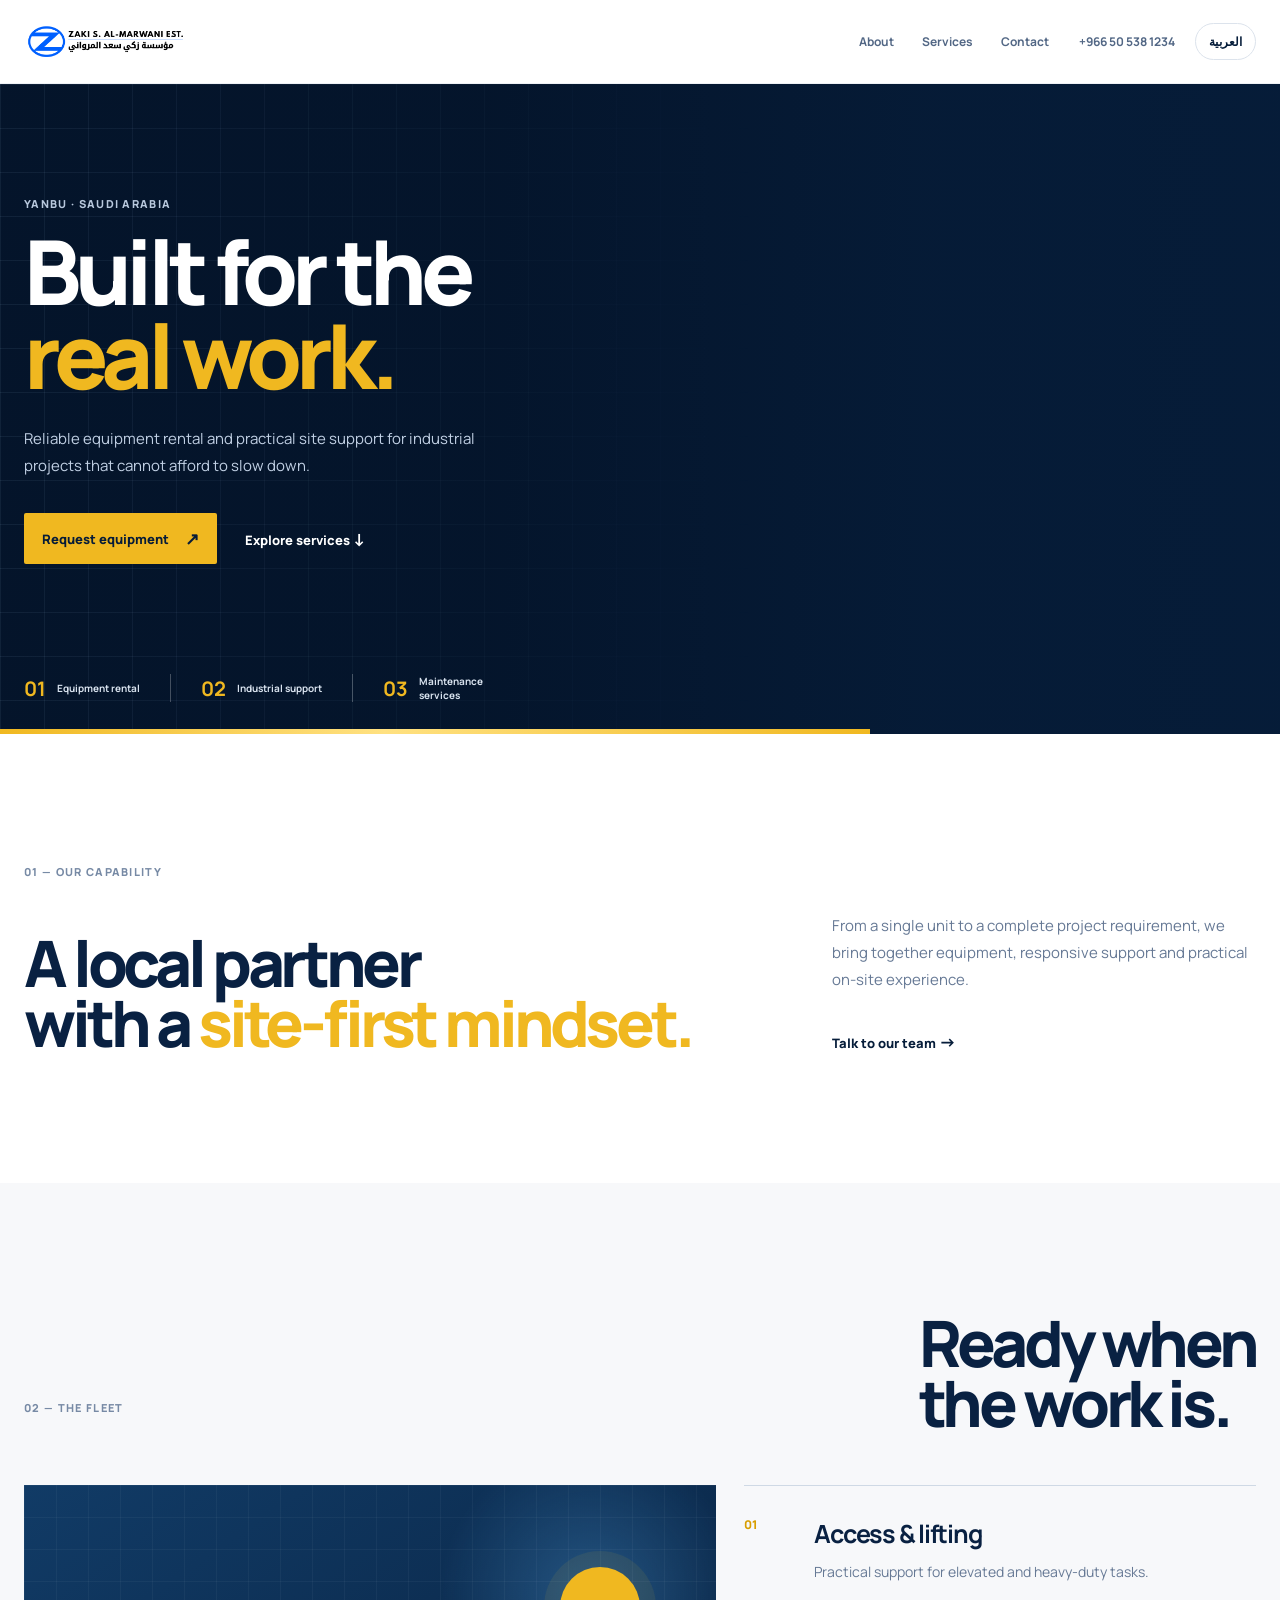
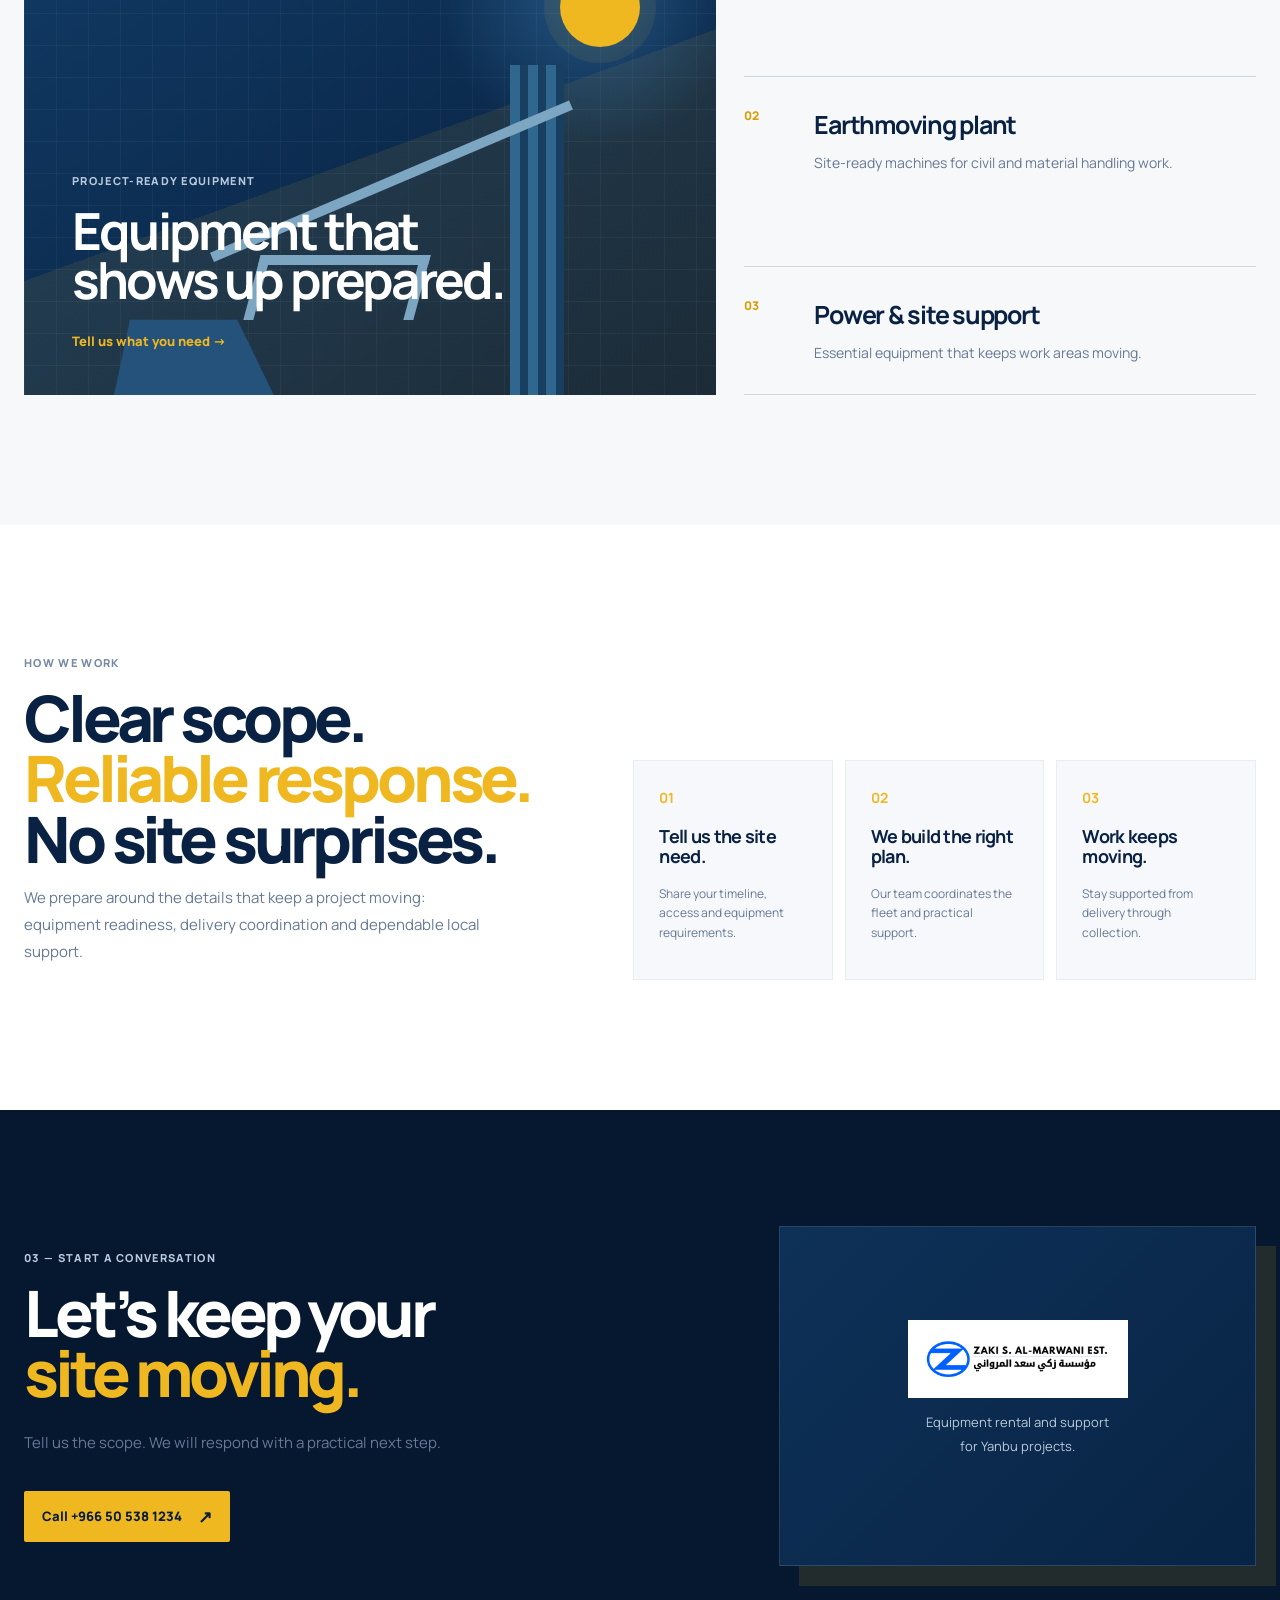
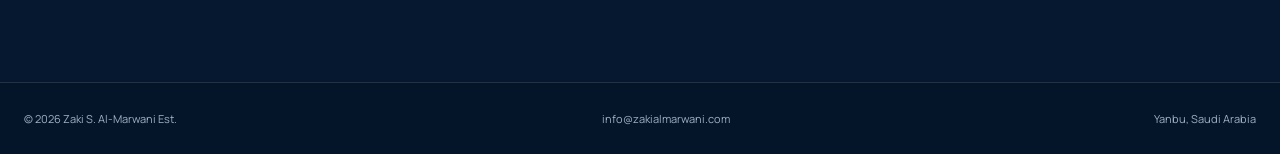
<file: index.html>
<!doctype html>
<html lang="en" dir="ltr">
<head>
  <meta charset="utf-8">
  <meta name="viewport" content="width=device-width, initial-scale=1">
  <meta name="description" content="Zaki S. Al-Marwani Est. equipment rental and site support in Yanbu, Saudi Arabia.">
  <title>Zaki S. Al-Marwani Est. | Equipment Rental & Support</title>
  <link rel="preconnect" href="https://fonts.googleapis.com">
  <link rel="preconnect" href="https://fonts.gstatic.com" crossorigin>
  <link href="https://fonts.googleapis.com/css2?family=Manrope:wght@400;500;600;700;800&family=Tajawal:wght@400;500;700;800&display=swap" rel="stylesheet">
  <link rel="stylesheet" href="styles.css">
</head>
<body>
  <header class="site-header">
    <a class="brand" href="#home" aria-label="Zaki S. Al-Marwani Est. home">
      <img src="images/zaki-al-marwani-logo.png" alt="Zaki S. Al-Marwani Est.">
    </a>
    <nav aria-label="Primary navigation">
      <a href="#about" data-i18n="navAbout">About</a>
      <a href="#services" data-i18n="navServices">Services</a>
      <a href="#contact" data-i18n="navContact">Contact</a>
    </nav>
    <div class="header-actions">
      <a class="phone" href="tel:+966505381234">+966 50 538 1234</a>
      <button class="language-toggle" type="button" aria-label="Switch language">العربية</button>
    </div>
  </header>

  <main id="home">
    <section class="hero">
      <div class="hero-grid" aria-hidden="true"></div>
      <div class="hero-visual" aria-hidden="true">
        <span class="orb orb-one"></span><span class="orb orb-two"></span>
        <span class="crane-mast"></span><span class="crane-boom"></span><span class="crane-hook"></span>
        <span class="site-block site-block-one"></span><span class="site-block site-block-two"></span><span class="site-block site-block-three"></span>
        <span class="ground-line"></span>
      </div>
      <div class="container hero-content">
        <p class="eyebrow light" data-i18n="heroEyebrow">YANBU · SAUDI ARABIA</p>
        <h1 data-i18n="heroTitle">Built for the<br><em>real work.</em></h1>
        <p class="hero-lead" data-i18n="heroLead">Reliable equipment rental and practical site support for industrial projects that cannot afford to slow down.</p>
        <div class="hero-actions">
          <a class="button button-gold" href="#contact" data-i18n="heroCta">Request equipment <span>↗</span></a>
          <a class="text-link light" href="#services" data-i18n="heroLink">Explore services <span>↓</span></a>
        </div>
      </div>
      <div class="container hero-metrics">
        <div><strong>01</strong><span data-i18n="metricOne">Equipment rental</span></div>
        <div><strong>02</strong><span data-i18n="metricTwo">Industrial support</span></div>
        <div><strong>03</strong><span data-i18n="metricThree">Maintenance services</span></div>
      </div>
    </section>

    <section id="about" class="intro section container">
      <p class="eyebrow" data-i18n="aboutEyebrow">01 — OUR CAPABILITY</p>
      <div class="intro-copy">
        <h2 data-i18n="aboutTitle">A local partner<br>with a <em>site-first mindset.</em></h2>
        <div>
          <p data-i18n="aboutBody">From a single unit to a complete project requirement, we bring together equipment, responsive support and practical on-site experience.</p>
          <a class="text-link" href="#contact" data-i18n="aboutLink">Talk to our team <span>→</span></a>
        </div>
      </div>
    </section>

    <section id="services" class="services section">
      <div class="container">
        <div class="section-heading"><p class="eyebrow" data-i18n="servicesEyebrow">02 — THE FLEET</p><h2 data-i18n="servicesTitle">Ready when<br>the work is.</h2></div>
        <div class="service-layout">
          <div class="yard-card">
            <div class="yard-art" aria-hidden="true"><span class="yard-sun"></span><span class="yard-tower"></span><span class="yard-boom"></span><span class="yard-lift"></span><span class="yard-machine"></span></div>
            <div class="yard-copy"><p class="eyebrow light" data-i18n="yardEyebrow">PROJECT-READY EQUIPMENT</p><h3 data-i18n="yardTitle">Equipment that<br>shows up prepared.</h3><a href="#contact" data-i18n="yardLink">Tell us what you need <span>→</span></a></div>
          </div>
          <div class="service-list">
            <article><span>01</span><div><h3 data-i18n="serviceOneTitle">Access & lifting</h3><p data-i18n="serviceOneBody">Practical support for elevated and heavy-duty tasks.</p></div></article>
            <article><span>02</span><div><h3 data-i18n="serviceTwoTitle">Earthmoving plant</h3><p data-i18n="serviceTwoBody">Site-ready machines for civil and material handling work.</p></div></article>
            <article><span>03</span><div><h3 data-i18n="serviceThreeTitle">Power & site support</h3><p data-i18n="serviceThreeBody">Essential equipment that keeps work areas moving.</p></div></article>
          </div>
        </div>
      </div>
    </section>

    <section class="process section container">
      <div class="process-copy"><p class="eyebrow" data-i18n="processEyebrow">HOW WE WORK</p><h2 data-i18n="processTitle">Clear scope.<br><em>Reliable response.</em><br>No site surprises.</h2><p data-i18n="processBody">We prepare around the details that keep a project moving: equipment readiness, delivery coordination and dependable local support.</p></div>
      <div class="process-steps">
        <div><b>01</b><h3 data-i18n="stepOneTitle">Tell us the site need.</h3><p data-i18n="stepOneBody">Share your timeline, access and equipment requirements.</p></div>
        <div><b>02</b><h3 data-i18n="stepTwoTitle">We build the right plan.</h3><p data-i18n="stepTwoBody">Our team coordinates the fleet and practical support.</p></div>
        <div><b>03</b><h3 data-i18n="stepThreeTitle">Work keeps moving.</h3><p data-i18n="stepThreeBody">Stay supported from delivery through collection.</p></div>
      </div>
    </section>

    <section id="contact" class="contact-section">
      <div class="container contact-grid">
        <div><p class="eyebrow light" data-i18n="contactEyebrow">03 — START A CONVERSATION</p><h2 data-i18n="contactTitle">Let’s keep your<br><em>site moving.</em></h2><p data-i18n="contactBody">Tell us the scope. We will respond with a practical next step.</p><a class="button button-gold" href="tel:+966505381234" data-i18n="contactCta">Call +966 50 538 1234 <span>↗</span></a></div>
        <div class="logo-panel"><img src="images/zaki-al-marwani-logo.png" alt="Zaki S. Al-Marwani Est."><p data-i18n="logoPanel">Equipment rental and support<br>for Yanbu projects.</p></div>
      </div>
    </section>
  </main>
  <footer><div class="container footer-inner"><span>© <span id="year"></span> Zaki S. Al-Marwani Est.</span><a href="mailto:info@zakialmarwani.com">info@zakialmarwani.com</a><span data-i18n="footerLocation">Yanbu, Saudi Arabia</span></div></footer>
  <script src="script.js"></script>
</body>
</html>
</file>
<file: styles.css>
:root{--navy:#061d3a;--navy-2:#0b2b52;--ink:#092142;--gold:#f0b820;--paper:#f7f8fa;--line:#dbe2ea;--muted:#667995;--white:#fff}*{box-sizing:border-box}html{scroll-behavior:smooth}body{margin:0;background:var(--white);color:var(--ink);font-family:Manrope,Arial,sans-serif}a{color:inherit;text-decoration:none}.container{width:min(1240px,calc(100% - 48px));margin:auto}.site-header{height:84px;padding:0 max(24px,calc((100% - 1240px)/2));display:flex;align-items:center;justify-content:space-between;gap:30px;background:#fff;border-bottom:1px solid #eef1f5;position:relative;z-index:10}.brand{display:flex;width:165px}.brand img{display:block;max-width:100%;height:auto}nav{display:flex;gap:28px;margin-left:auto}nav a,.phone{font-size:12px;font-weight:700;color:#526785}.header-actions{display:flex;align-items:center;gap:20px}.language-toggle{border:1px solid #dce3ec;border-radius:99px;padding:9px 13px;background:#fff;color:var(--navy);font-family:inherit;font-size:12px;font-weight:800;cursor:pointer}.hero{min-height:650px;position:relative;isolation:isolate;overflow:hidden;background:var(--navy);color:#fff}.hero::before{content:"";position:absolute;inset:0;background:linear-gradient(90deg,rgba(4,20,42,.98),rgba(4,20,42,.9) 38%,rgba(4,20,42,.24) 72%,rgba(4,20,42,.1)),url('images/yanbu-equipment-yard.png') center/cover no-repeat}.hero-grid{position:absolute;inset:0;background-image:linear-gradient(rgba(167,204,240,.08) 1px,transparent 1px),linear-gradient(90deg,rgba(167,204,240,.08) 1px,transparent 1px);background-size:44px 44px;mask-image:linear-gradient(90deg,#000 0%,transparent 60%);z-index:1}.hero::after{content:"";position:absolute;inset:auto 0 0;height:5px;background:linear-gradient(90deg,var(--gold),#ffe181 30%,var(--gold) 68%,transparent 68%);z-index:3}.hero-content{padding:112px 0 132px;width:min(1240px,calc(100% - 48px));position:relative;z-index:2}.eyebrow{margin:0 0 18px;color:#778aa5;font-size:11px;font-weight:800;letter-spacing:.12em}.eyebrow.light{color:#b8c8dd}.hero h1,.intro h2,.section-heading h2,.process h2,.contact-section h2{margin:0;font-weight:800;letter-spacing:-.065em;line-height:.94}.hero h1{font-size:clamp(56px,7vw,106px);max-width:680px}.hero h1 em,h2 em{font-style:normal;color:var(--gold)}.hero-lead{max-width:470px;margin:28px 0 34px;color:#c1d0e4;font-size:15px;line-height:1.8}.hero-actions{display:flex;align-items:center;gap:28px}.button{display:inline-flex;align-items:center;gap:16px;width:max-content;padding:14px 18px;border-radius:2px;font-size:13px;font-weight:800}.button-gold{background:var(--gold);color:#071c38}.text-link{font-size:13px;font-weight:800;color:var(--navy)}.text-link span,.button span{font-size:17px}.text-link.light{color:#fff}.hero-metrics{position:absolute;bottom:32px;left:50%;transform:translateX(-50%);display:flex;gap:0;z-index:2}.hero-metrics div{display:flex;align-items:center;gap:11px;padding:0 30px;border-left:1px solid rgba(255,255,255,.25)}.hero-metrics div:first-child{padding-left:0;border-left:0}.hero-metrics strong{color:var(--gold);font-size:20px}.hero-metrics span{font-size:10px;font-weight:700;color:#d8e2ee;max-width:90px}.hero-visual{display:none}.section{padding:130px 0}.intro-copy{display:grid;grid-template-columns:1.25fr .75fr;gap:100px;align-items:end}.intro h2,.section-heading h2,.process h2,.contact-section h2{font-size:clamp(42px,5vw,74px)}.intro p:not(.eyebrow),.process-copy p:not(.eyebrow),.contact-section p:not(.eyebrow){color:var(--muted);font-size:15px;line-height:1.8}.intro .text-link{display:inline-block;margin-top:22px}.services{background:var(--paper)}.section-heading{display:flex;justify-content:space-between;align-items:end;margin-bottom:52px}.service-layout{display:grid;grid-template-columns:1.15fr .85fr;gap:28px}.yard-card{min-height:510px;position:relative;overflow:hidden;background:linear-gradient(145deg,#113b66,#071d39);color:#fff}.yard-art{position:absolute;inset:0;overflow:hidden;background:radial-gradient(circle at 82% 22%,rgba(75,150,210,.38),transparent 22%),linear-gradient(160deg,transparent 52%,rgba(240,184,32,.09) 52%)}.yard-art::before{content:"";position:absolute;inset:0;background-image:linear-gradient(90deg,rgba(255,255,255,.04) 1px,transparent 1px),linear-gradient(rgba(255,255,255,.04) 1px,transparent 1px);background-size:32px 32px}.yard-sun{position:absolute;width:80px;height:80px;border-radius:50%;right:11%;top:16%;background:var(--gold);box-shadow:0 0 0 16px rgba(240,184,32,.08)}.yard-tower{position:absolute;right:22%;bottom:0;width:54px;height:330px;background:repeating-linear-gradient(90deg,#2f678e 0 10px,#183e60 10px 18px)}.yard-boom{position:absolute;right:21%;bottom:285px;width:390px;height:10px;background:#7da6c2;transform:rotate(-23deg);transform-origin:right}.yard-lift{position:absolute;left:13%;bottom:0;width:160px;height:105px;background:#24527a;border-top:9px solid var(--gold);clip-path:polygon(0 100%,10% 28%,77% 28%,100% 100%)}.yard-machine{position:absolute;left:33%;bottom:75px;width:170px;height:65px;border:10px solid #7da6c2;border-bottom:0;transform:skewX(-15deg)}.yard-copy{position:absolute;left:48px;bottom:44px;z-index:2}.yard-copy h3{margin:0 0 26px;font-size:clamp(34px,4vw,58px);line-height:.95;letter-spacing:-.055em}.yard-copy a{color:var(--gold);font-size:13px;font-weight:800}.service-list{display:flex;flex-direction:column;justify-content:space-between}.service-list article{display:grid;grid-template-columns:52px 1fr;gap:18px;padding:30px 0;border-top:1px solid #cfd9e5}.service-list article:last-child{border-bottom:1px solid #cfd9e5}.service-list span{color:#d89e00;font-size:12px;font-weight:800}.service-list h3{margin:0 0 10px;font-size:25px;letter-spacing:-.05em}.service-list p{margin:0;color:var(--muted);font-size:14px;line-height:1.6}.process{display:grid;grid-template-columns:.9fr 1.1fr;gap:100px}.process-copy p:not(.eyebrow){max-width:480px}.process-steps{display:grid;grid-template-columns:repeat(3,1fr);gap:12px;align-self:end}.process-steps div{min-height:210px;padding:25px;background:#f6f8fb;border:1px solid #e8edf4}.process-steps b{color:var(--gold);font-size:14px}.process-steps h3{font-size:18px;line-height:1.12;letter-spacing:-.04em}.process-steps p{color:var(--muted);font-size:12px;line-height:1.6}.contact-section{background:#06182f;color:#fff;padding:116px 0}.contact-grid{display:grid;grid-template-columns:1fr .75fr;gap:120px;align-items:center}.contact-section h2{margin-bottom:26px}.contact-section .button{margin-top:20px}.logo-panel{min-height:340px;display:flex;flex-direction:column;justify-content:center;align-items:center;padding:42px;background:linear-gradient(135deg,#0e3158,#082444);border:1px solid rgba(255,255,255,.12);box-shadow:20px 20px 0 rgba(240,184,32,.12)}.logo-panel img{width:220px;max-width:70%;background:#fff;padding:14px}.logo-panel p{text-align:center;color:#b9c9db!important;font-size:13px!important}footer{background:#04152a;color:#9fb0c4;border-top:1px solid rgba(255,255,255,.12);padding:28px 0;font-size:11px}.footer-inner{display:flex;justify-content:space-between;gap:20px}body.rtl{font-family:Tajawal,Arial,sans-serif}body.rtl .hero h1,body.rtl h2,body.rtl h3{letter-spacing:0}body.rtl .hero-visual{right:auto;left:0;transform:scaleX(-1)}body.rtl .hero-content,body.rtl .hero-metrics{direction:rtl}body.rtl .hero-metrics div:first-child{padding-left:30px;border-left:1px solid rgba(255,255,255,.25)}body.rtl .hero-metrics div:last-child{padding-right:0;border-left:0}@media(max-width:800px){.site-header{height:70px;padding:0 18px}.brand{width:125px}nav,.phone{display:none}.header-actions{margin-left:auto}.container{width:min(100% - 36px,620px)}.hero{min-height:700px}.hero::before{background:linear-gradient(180deg,rgba(4,20,42,.9),rgba(4,20,42,.55) 55%,rgba(4,20,42,.9)),url('images/yanbu-equipment-yard.png') 38% center/cover no-repeat}.hero-content{padding:86px 0 205px;width:min(100% - 36px,620px)}.hero h1{font-size:58px}.hero-metrics{bottom:26px;width:calc(100% - 36px);justify-content:space-between}.hero-metrics div{padding:0 10px;gap:6px}.hero-metrics span{font-size:9px}.section{padding:80px 0}.intro-copy,.service-layout,.process,.contact-grid{grid-template-columns:1fr;gap:38px}.section-heading{display:block}.section-heading h2{margin-top:14px}.yard-card{min-height:440px}.yard-copy{left:28px;bottom:32px}.service-list{gap:0}.process-steps{grid-template-columns:1fr}.process-steps div{min-height:0}.contact-section{padding:82px 0}.logo-panel{min-height:250px}.footer-inner{flex-direction:column;gap:8px}.hero-actions{gap:20px;flex-wrap:wrap}body.rtl .header-actions{margin-right:auto;margin-left:0}}
</file>
